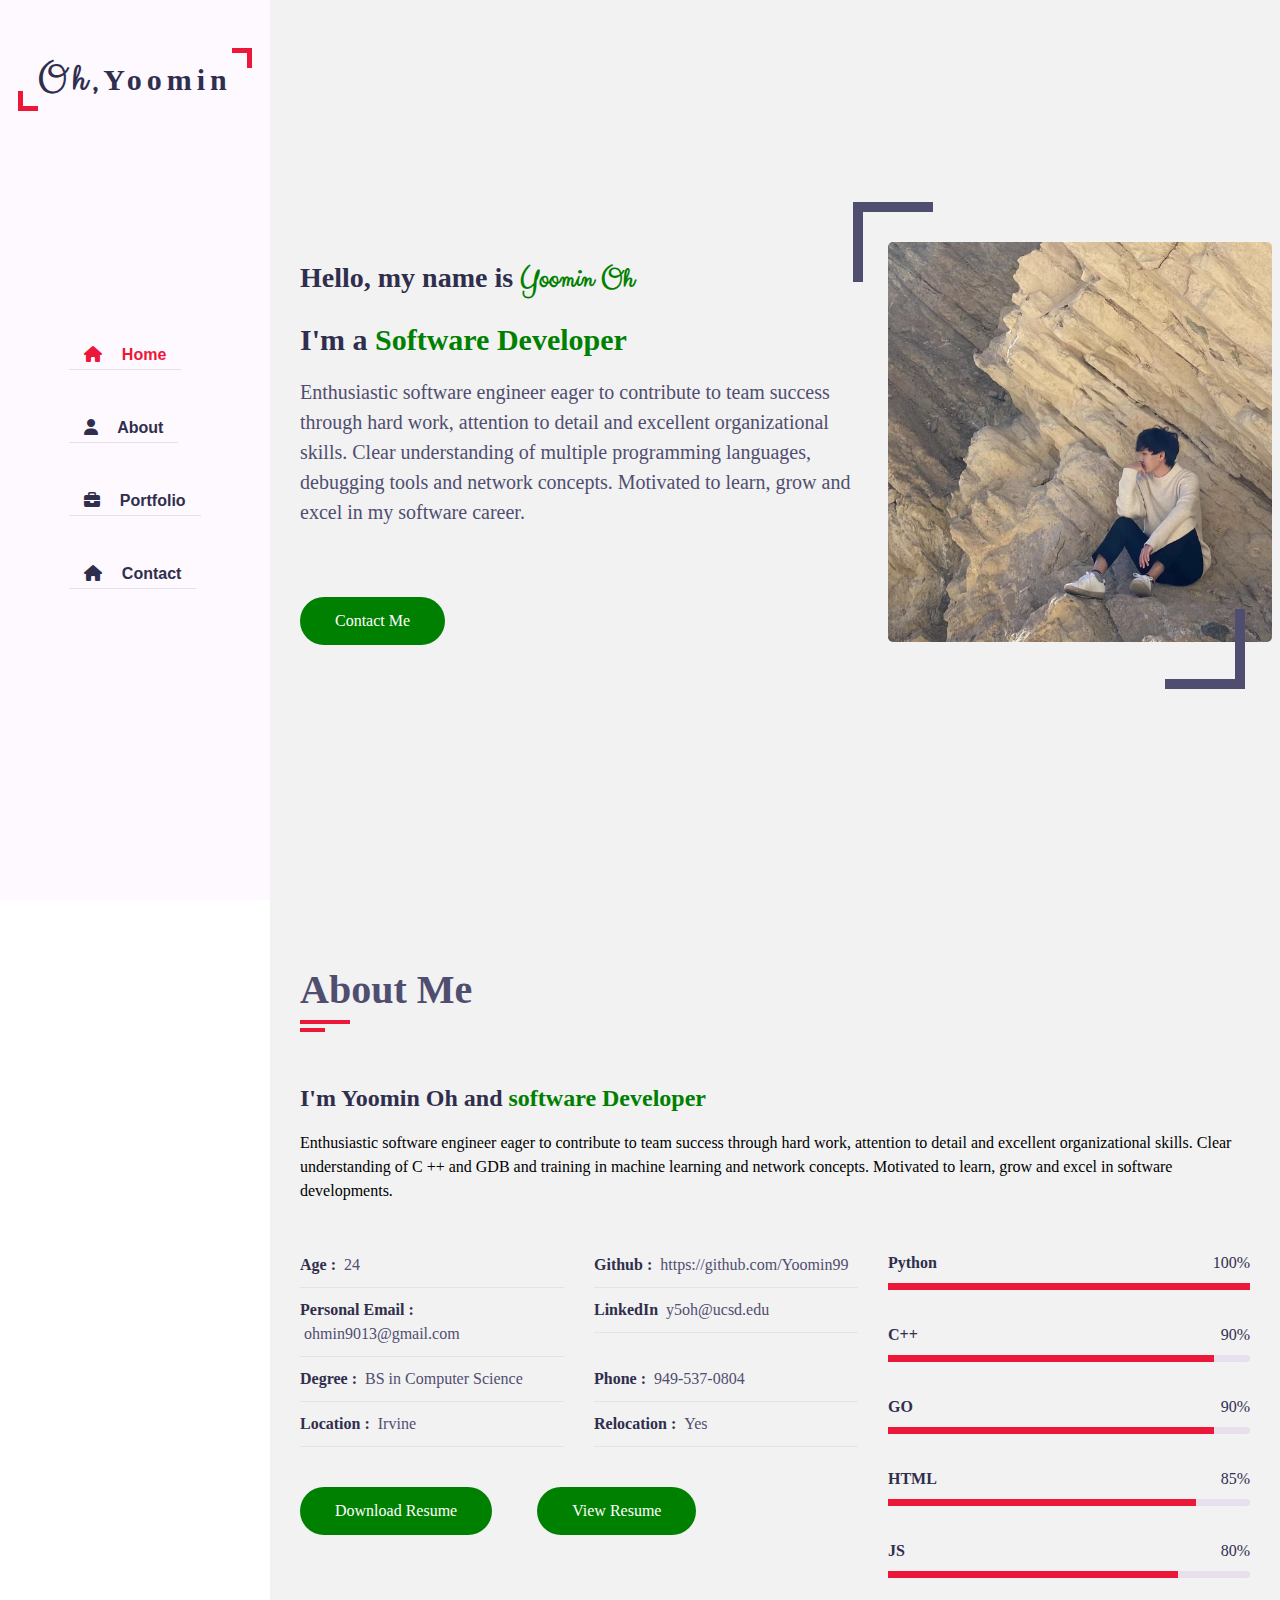
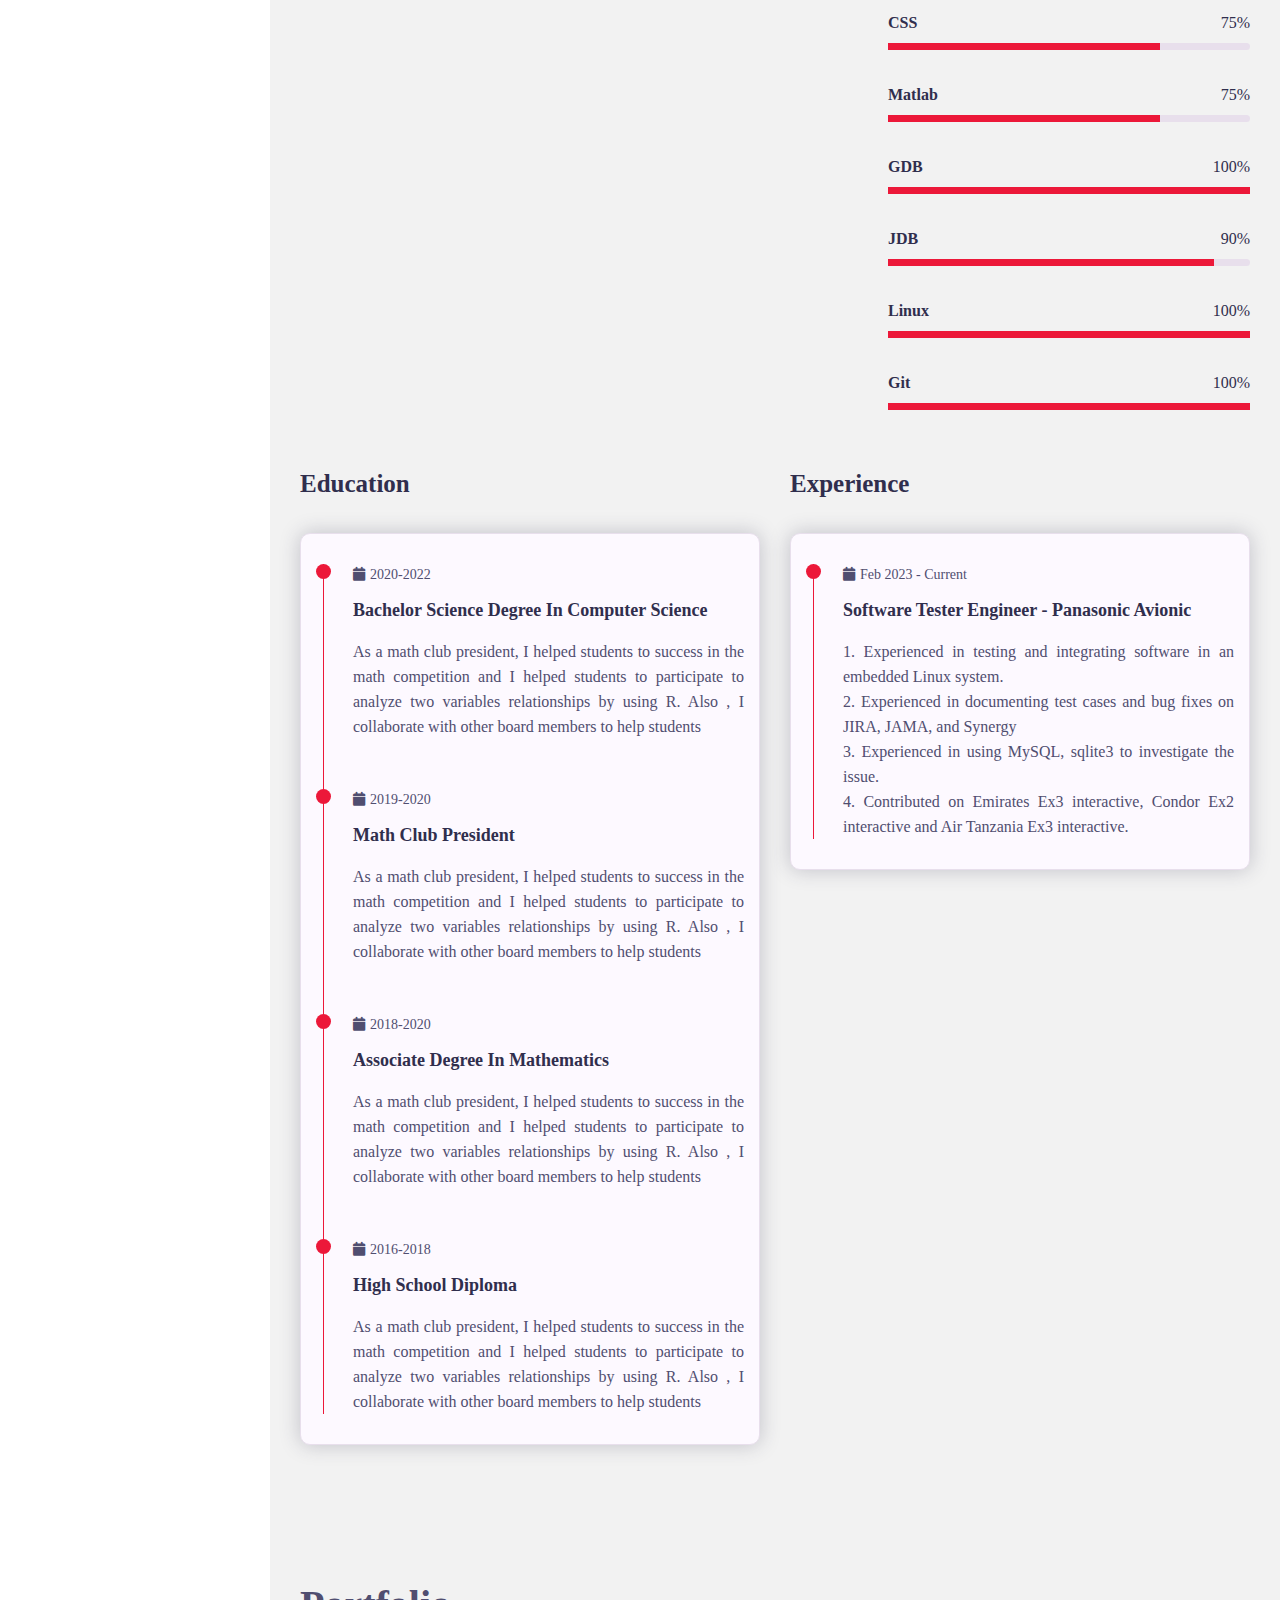
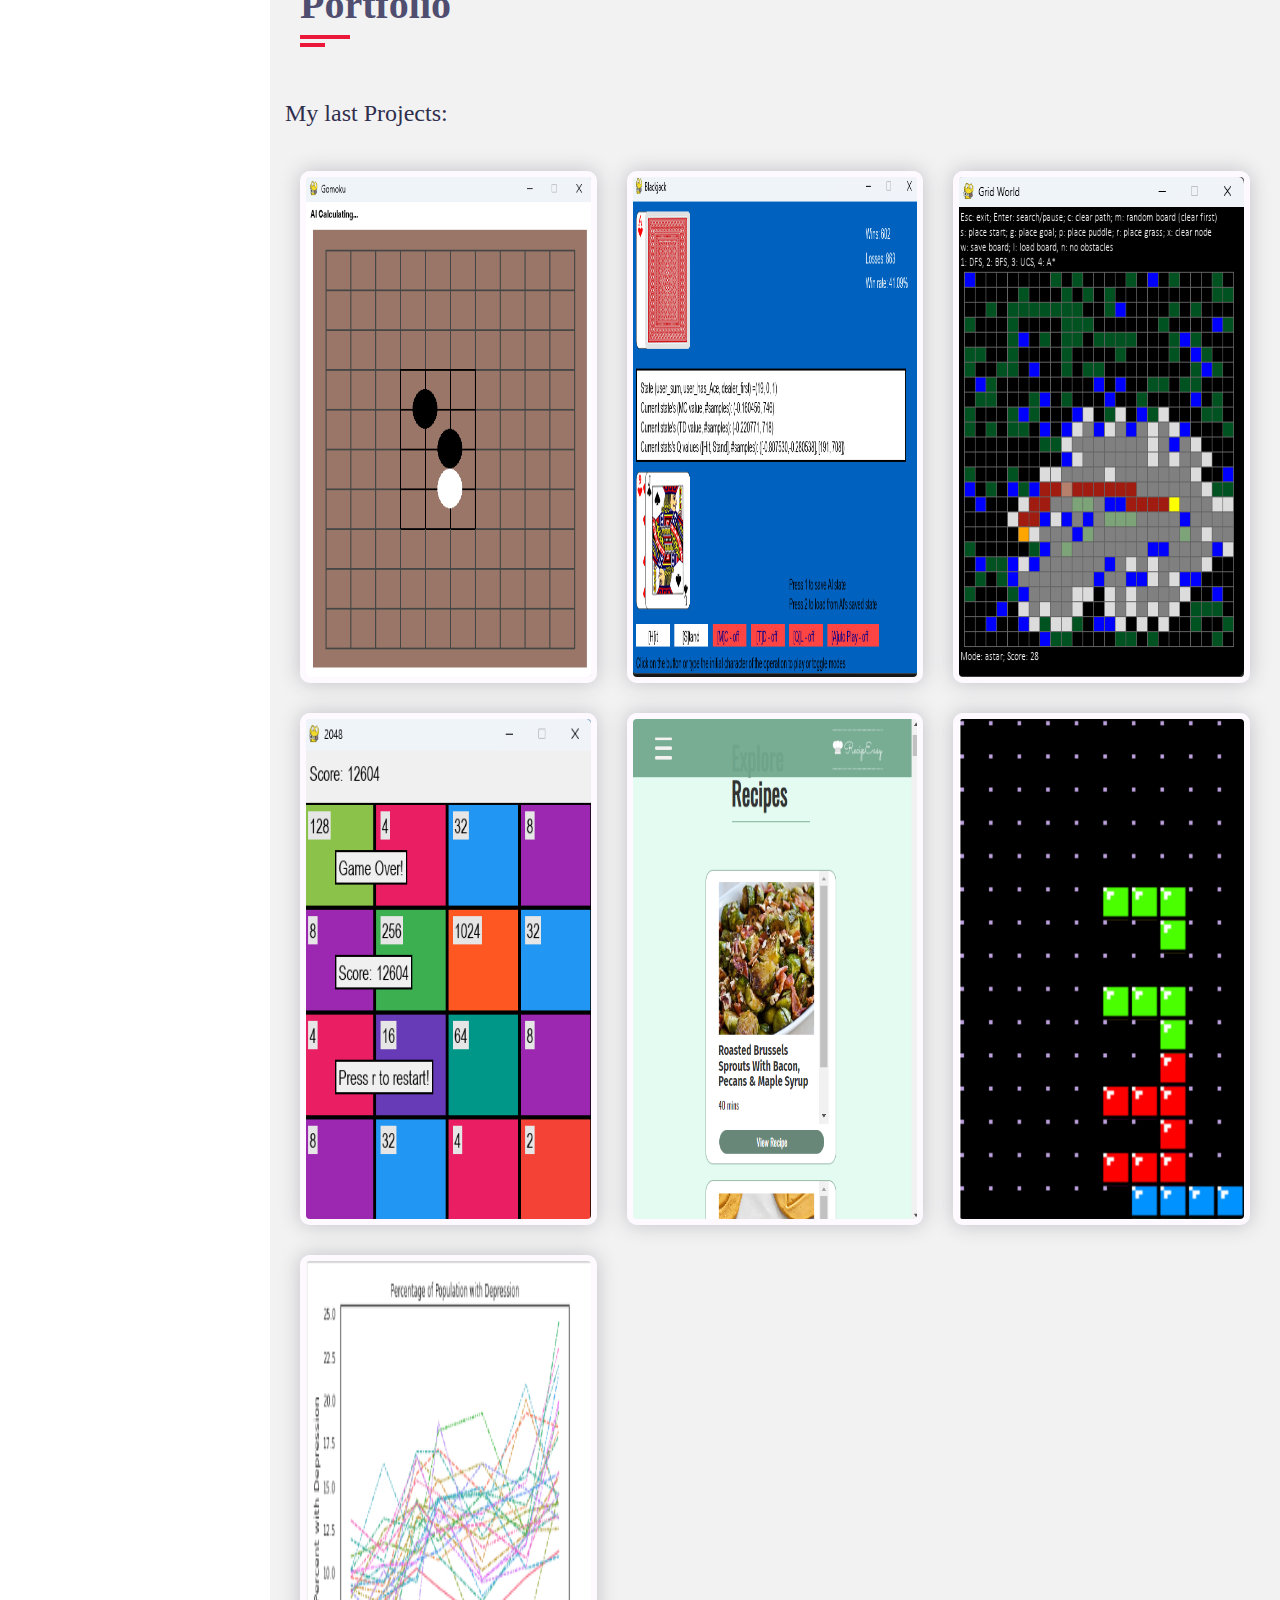
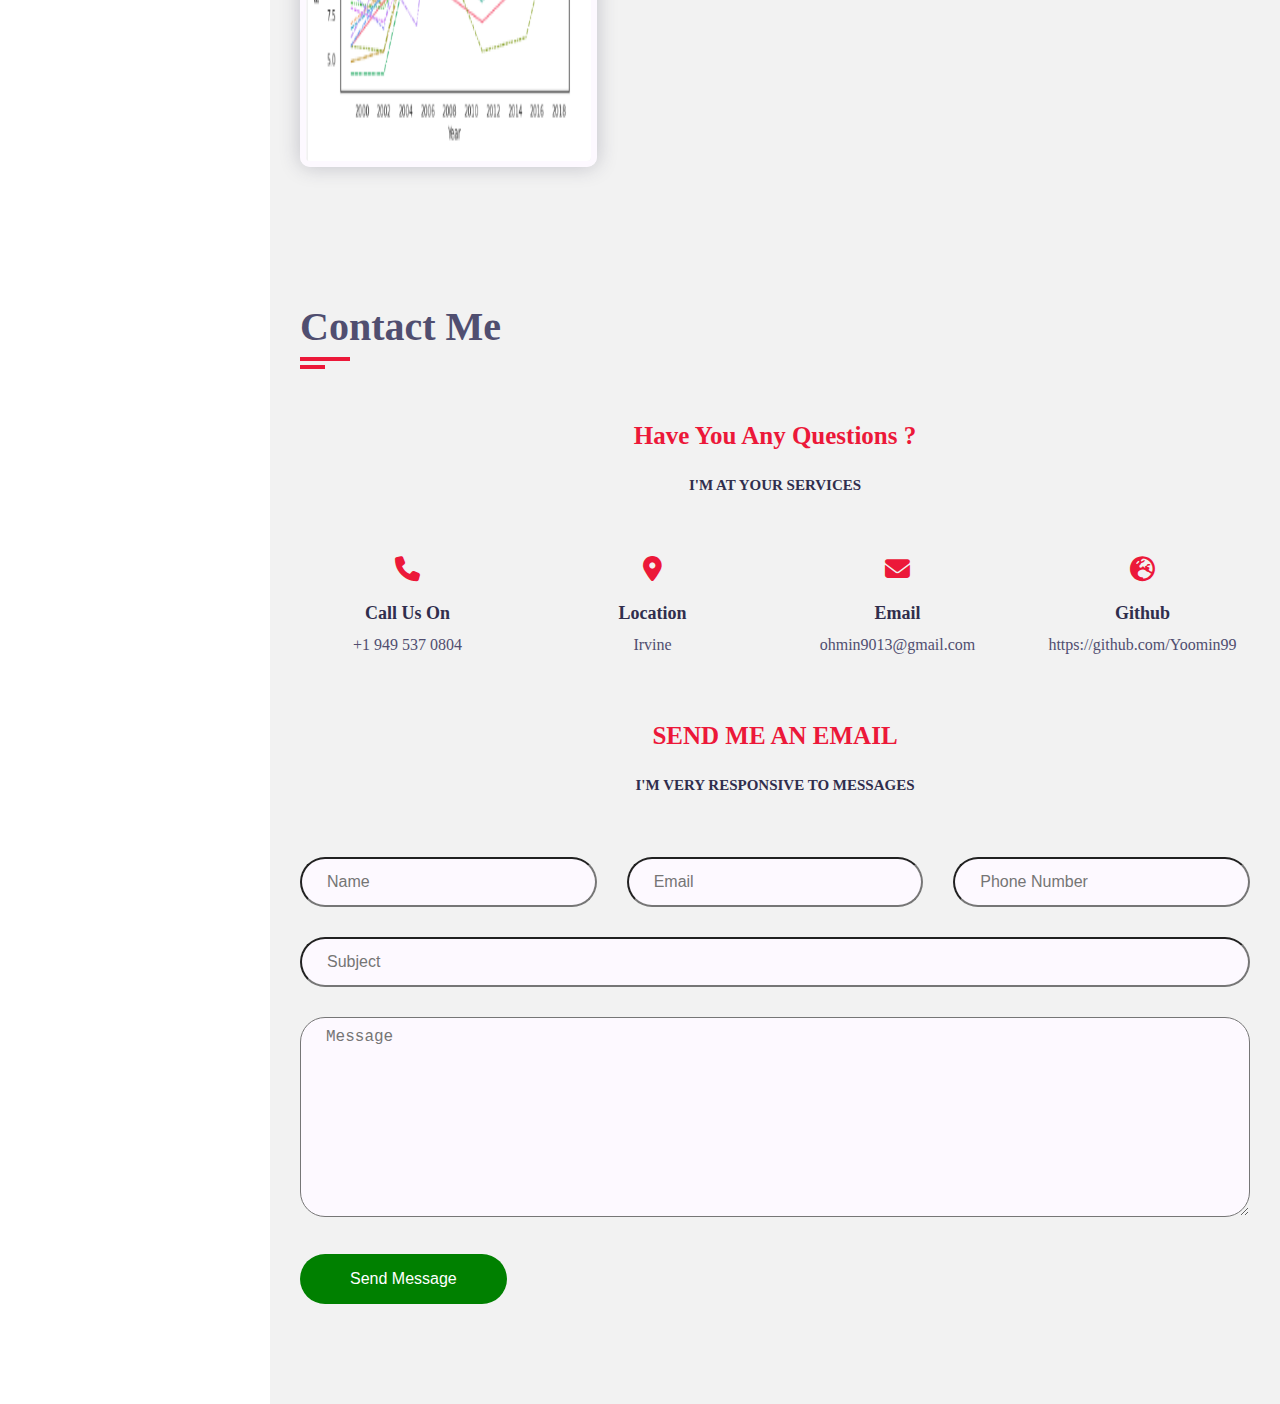
<file: index.html>
<!DOCTYPE html>
<html>

  <script src="src/code/JavaScript/main.js"> </script>
  <script src="src/code/JavaScript/contact.js"> </script>

  <head>
    
    <meta charset="UTF-8">
    <meta name="description" content="Yoomin Website">
    <meta name="keywords" content="Yoomin Website">
    <meta name="author" content="Yoomin Oh">
    <meta name="viewport" content="width=device-width, initial-scale=1.0">
    <title>Profile</title>
    <link rel="preconnect" href="https://fonts.googleapis.com">
    <link rel="preconnect" href="https://fonts.gstatic.com" crossorigin>
    <link href="https://fonts.googleapis.com/css2?family=Mouse+Memoirs&family=Uchen&display=swap" rel="stylesheet">

    <link rel = "stylesheet" type = "text/css" href = "src/code/CSS/main.css">
    <link rel = "stylesheet" type = "text/css" href = "src/code/CSS/color-1.css">
    <link rel = "stylesheet" href = "https://cdnjs.cloudflare.com/ajax/libs/font-awesome/6.2.0/css/all.min.css">

  </head>
  <body>
    <!-- === Main Container Start ==== -->
    <div class="main-container">

    <!-- === Aside Start ==== -->
    <div class="aside">
      <div class="logo">
        <a href="#"><span>Oh,</span>Yoomin</a>
      </div>

      <ul class="nav">
        <li> <button class="btn"><a href="#" class="active" id="home"> <i class="fa fa-home"></i> Home</a></li></button>
        <li> <button class="btn"><a href="#"  class="inactive" id="about"> <i class="fa fa-user"></i> About</a></li></button>
        <li> <button class="btn"><a href="#" class="inactive" id="portfolio"> <i class="fa fa-briefcase"></i> Portfolio</a></li></button>
        <li> <button class="btn"><a href="#" class="inactive" id="contact"> <i class="fa fa-home"></i> Contact</a></li></button>
      </ul>
    </div>
    <!-- === Aside End ==== -->
    <!-- === Main Content Start ==== -->
    <div class ="main-content">
      <!-- === Home Section Start ==== -->
      <section class="home section">
        <div class="container">
          <div class="row">
            <div class="home-info padd-15">
              <h3 class="hello">Hello, my name is <span class="name">Yoomin Oh</span></h3>
              <h3 class="my-profession">I'm a <span class="typing">Software Developer</span></h3>
              <p>Enthusiastic software engineer eager to contribute to team success through hard work, 
                attention to detail and excellent organizational skills. Clear understanding of multiple programming languages,
                 debugging tools and network concepts. Motivated to learn, grow and excel in my software career.  </p>
                
                <a href="#contact" class="btn hire me">Contact Me</a>
            </div>
            <div class="home-img padd-15">
              <img src="src/mypicture.jpg">
            </div>
          </div>
        </div>
      </section>
      <!-- === Home Section End ==== -->

      <!-- === About Section start ==== -->
      <section class="about section">
        <div class="container">
          <div class="row">
            <div class="section-title padd-15">
              <h2>About Me</h2>
            </div>
          </div>
          <div class="row">
            <div class="about-content padd-15">
              <div class="row">
                <div class="about-text padd-15">
                  <h3>I'm Yoomin Oh and <span>software Developer</span></h3>
                  <p>Enthusiastic software engineer eager to contribute to team success 
                    through hard work, attention to detail and excellent organizational skills. 
                    Clear understanding of C ++ and GDB and training in machine learning 
                    and network concepts. Motivated to learn, grow and excel in software 
                    developments. </p>
                </div>
              </div>
              <div class="row">
                <div class="personal-info padd-15">
                  <div class="row">
                    <div class="info-item padd-15">
                      <p>Age : <span>24</span></p>
                    </div>
                    <div class="info-item padd-15">
                      <p>Github : <span>https://github.com/Yoomin99</span></p>
                    </div>
                    <div class="info-item padd-15">
                      <p>Personal Email : <span>ohmin9013@gmail.com</span></p>
                    </div>
                    <div class="info-item padd-15">
                      <p>LinkedIn <span>y5oh@ucsd.edu</span></p>
                    </div>
                    <div class="info-item padd-15">
                      <p>Degree : <span>BS in Computer Science</span></p>
                    </div>
                    <div class="info-item padd-15">
                      <p>Phone : <span>949-537-0804</span></p>
                    </div>
      
                    <div class="info-item padd-15">
                      <p>Location : <span>Irvine</span></p>
                    </div>
                    <div class="info-item padd-15">
                      <p>Relocation : <span>Yes</span></p>
                    </div>
                    
                  </div>
                  <div class="row">
                    <div class="buttons padd-15">
                      <a href="src/Resume_YoominOh.pdf" download class="btn" >Download Resume</a>
                    </div>

                    <div class="buttons padd-15">
                      <a href="src/Resume_YoominOh.pdf" class="btn" >View Resume</a>
                    </div>


                  </div>
                </div>
                <div class="skills padd-15">
                  <div class="row">
                    <div class="skill-item padd-15">
                      <h5>Python</h5>
                      <div class="progress">
                        <div class="progress-in" style="width: 100%;"></div>
                        <div class="skill-percent">100%</div>
                      </div>
                    </div>
                    <div class="skill-item padd-15">
                      <h5>C++</h5>
                      <div class="progress">
                        <div class="progress-in" style="width: 90%;"></div>
                        <div class="skill-percent">90%</div>
                      </div>
                    </div>
                    <div class="skill-item padd-15">
                      <h5>GO</h5>
                      <div class="progress">
                        <div class="progress-in" style="width: 90%;"></div>
                        <div class="skill-percent">90%</div>
                      </div>
                    </div>
                    <div class="skill-item padd-15">
                      <h5>HTML</h5>
                      <div class="progress">
                        <div class="progress-in" style="width: 85%;"></div>
                        <div class="skill-percent">85%</div>
                      </div>
                    </div>
                    <div class="skill-item padd-15">
                      <h5>JS</h5>
                      <div class="progress">
                        <div class="progress-in" style="width: 80%;"></div>
                        <div class="skill-percent">80%</div>
                      </div>
                    </div>
                    <div class="skill-item padd-15">
                      <h5>CSS</h5>
                      <div class="progress">
                        <div class="progress-in" style="width: 75%;"></div>
                        <div class="skill-percent">75%</div>
                      </div>
                    </div>
                    <div class="skill-item padd-15">
                      <h5>Matlab</h5>
                      <div class="progress">
                        <div class="progress-in" style="width: 75%;"></div>
                        <div class="skill-percent">75%</div>
                      </div>
                    </div>
                    
                    <div class="skill-item padd-15">
                      <h5>GDB</h5>
                      <div class="progress">
                        <div class="progress-in" style="width: 100%;"></div>
                        <div class="skill-percent">100%</div>
                      </div>
                    </div>
                    <div class="skill-item padd-15">
                      <h5>JDB</h5>
                      <div class="progress">
                        <div class="progress-in" style="width: 90%;"></div>
                        <div class="skill-percent">90%</div>
                      </div>
                    </div>
                    <div class="skill-item padd-15">
                      <h5>Linux</h5>
                      <div class="progress">
                        <div class="progress-in" style="width: 100%;"></div>
                        <div class="skill-percent">100%</div>
                      </div>
                    </div>
                    <div class="skill-item padd-15">
                      <h5>Git</h5>
                      <div class="progress">
                        <div class="progress-in" style="width: 100%;"></div>
                        <div class="skill-percent">100%</div>
                      </div>
                    </div>
                  </div>
                </div>
              </div>


              <div class="row">
                <div class="education padd-15">
                  <h3 class="title">Education</h3>
                  <div class="row">
                    <div class="timeline-box padd-15">
                      <div class="timeline shadow-dark">
                        <!-- === Timeline item === -->
                        <div class="timeline-item">
                          <div class="circle-dot"></div>
                          <h3 class="timeline-date">
                            <i class="fa fa-calendar"></i>2020-2022
                          </h3>
                          <h4 class="timeline-title">Bachelor Science Degree In Computer Science </h4>
                          <p class="timeline-text">As a math club president, I helped students to success in the math competition and I helped students to participate to analyze two variables relationships by using R. Also , I collaborate with other board members to help students</p>
                        </div> 

                        <div class="timeline-item">
                          <div class="circle-dot"></div>
                          <h3 class="timeline-date">
                            <i class="fa fa-calendar"></i>2019-2020
                          </h3>
                          <h4 class="timeline-title">Math Club President</h4>
                          <p class="timeline-text">As a math club president, I helped students to success in the math competition and I helped students to participate to analyze two variables relationships by using R. Also , I collaborate with other board members to help students</p>
                        </div>

                        <div class="timeline-item">
                          <div class="circle-dot"></div>
                          <h3 class="timeline-date">
                            <i class="fa fa-calendar"></i>2018-2020
                          </h3>
                          <h4 class="timeline-title">Associate Degree In Mathematics</h4>
                          <p class="timeline-text">As a math club president, I helped students to success in the math competition and I helped students to participate to analyze two variables relationships by using R. Also , I collaborate with other board members to help students</p>
                        </div> 


                        <div class="timeline-item">
                          <div class="circle-dot"></div>
                          <h3 class="timeline-date">
                            <i class="fa fa-calendar"></i>2016-2018
                          </h3>
                          <h4 class="timeline-title">High School Diploma</h4>
                          <p class="timeline-text">As a math club president, I helped students to success in the math competition and I helped students to participate to analyze two variables relationships by using R. Also , I collaborate with other board members to help students</p>
                        </div> 
                        <!-- === Timeline item === -->
                      </div>
                      
                    </div>
                  </div>
                </div>
                <div class="experience padd-15">
                  <h3 class="title">Experience</h3>
                  <div class="row">
                    <div class="timeline-box padd-15">
                      <div class="timeline shadow-dark">
                        <!-- === Timeline item === -->
                        <div class="timeline-item">
                          <div class="circle-dot"></div>
                          <h3 class="timeline-date">
                            <i class="fa fa-calendar"></i>Feb 2023 - Current
                          </h3>
                          <h4 class="timeline-title">Software Tester Engineer - Panasonic Avionic </h4>
                          <p class="timeline-text"> 
                            1. Experienced in testing and integrating software in an embedded Linux system.
                          </p>
                          <p class="timeline-text"> 
                            2. Experienced in documenting test cases and bug fixes on JIRA, JAMA, and Synergy
                          </p>
                          <p class="timeline-text">
                            3. Experienced in using MySQL, sqlite3 to investigate the issue. 
                          </p>
                          <p class="timeline-text"> 
                            4. Contributed on Emirates Ex3 interactive, Condor Ex2 interactive and Air Tanzania Ex3 interactive.
                          </p>


                        </div>  
                        
                      </div>
                    </div>
                  </div>
                </div>
              </div>
            </div>
          </div>
        </div>
    </section>
    <!-- === About Section end ==== -->



    
    </section>
    <!-- === Portfolio Section Start ==== -->
    <section class="portfolio section">
      <div class="container">
        <div class="row">
          <div class="section-title padd-15">
            <h2>Portfolio</h2>
          </div>
        </div>
  
        <div class="row">
          <div class="portfolio-heading">
            <h2>My last Projects: </h2>
          </div>
        </div>
  
        <div class="row">
          <!-- portfolio item start-->
          <div class="portfolio-item padd-15">
            <div class="portfolio-item-inner shadow-dark">
              <div class="portfolio-img">
                <a href="https://github.com/Yoomin99/machine_learning/tree/main/Gomoku"><img src="src/images/GomoKu.png" alt="Gomoku" ></a>
              </div>
            </div>
          </div>
          <!-- portfolio item end-->
          <!-- portfolio item start-->
          <div class="portfolio-item padd-15">
            <div class="portfolio-item-inner shadow-dark">
              <div class="portfolio-img">
                <a href="https://github.com/Yoomin99/machine_learning/tree/main/BlackJack"><img src="src/images/BlackJack.png" alt="BlackJack"></a>
              </div>
            </div>
          </div>
          
          <!-- portfolio item end-->
          <!-- portfolio item start-->
          <div class="portfolio-item padd-15">
            <div class="portfolio-item-inner shadow-dark">
              <div class="portfolio-img">
                <a href="https://github.com/Yoomin99/machine_learning/tree/main/Find_the_path"><img src="src/images/Find_the_path.png" alt="Find_the_path"></a>
              </div>
            </div>
          </div>
          <!-- portfolio item end-->
          <!-- portfolio item start-->
          <div class="portfolio-item padd-15">
            <div class="portfolio-item-inner shadow-dark">
              <div class="portfolio-img">
                <a href="https://github.com/Yoomin99/machine_learning/tree/main/2048"><img src="src/images/2048.png" alt="2048"></a>
              </div>
            </div>
          </div>

          <div class="portfolio-item padd-15">
            <div class="portfolio-item-inner shadow-dark">
              <div class="portfolio-img">
                <a href="https://cse110-fa21-group25.firebaseapp.com/home-page.html"><img src="src/images/Recipe.png" alt="Recipe-website"></a>
              </div>
            </div>
          </div>
          <div class="portfolio-item padd-15">
            <div class="portfolio-item-inner shadow-dark">
              <div class="portfolio-img">
                <a href="https://cse110-fa21-group25.firebaseapp.com/home-page.html"><img src="src/images/Terris.png" alt="Terris"></a>
              </div>
            </div>
          </div>
          <div class="portfolio-item padd-15">
            <div class="portfolio-item-inner shadow-dark">
              <div class="portfolio-img">
                <a href="src/DataProject.html"><img src="src/images/Data_analysis.png" alt="Data"></a>
              </div>
            </div>
          </div>
          <!-- portfolio item end-->
        </div>

      </div>
      
    
    
    </section>

    <!-- === Portfolio Section End ==== -->
    <!-- === Contact Section start ==== -->
    <section class="contact section">
      <div class="container">
        <div class="row">
          <div class="section-title padd-15">
            <h2>Contact Me</h2>
          </div>
        </div>
        <h3 class="contact-title padd-15">Have You Any Questions ?</h3>
        <h4 class="contact-sub-title padd-15">I'M AT YOUR SERVICES</h4>

        <div class="row">
          <!-- Contact info item start-->
          <div class="contact-info-item padd-15">
            <div class="icon"><i class="fa fa-phone"></i></div>
            <h4>Call Us On</h4>
            <p>+1 949 537 0804</p>
          </div>
          <!-- Contact info item end-->
             <!-- Contact info item start-->
             <div class="contact-info-item padd-15">
              <div class="icon"><i class="fa fa-map-marker-alt"></i></div>
              <h4>Location</h4>
              <p>Irvine</p>
            </div>
            <!-- Contact info item end-->
               <!-- Contact info item start-->
          <div class="contact-info-item padd-15">
            <div class="icon"><i class="fa fa-envelope"></i></div>
            <h4>Email</h4>
            <p>ohmin9013@gmail.com</p>
          </div>
          <!-- Contact info item end-->
             <!-- Contact info item start-->
             <div class="contact-info-item padd-15">
              <div class="icon"><i class="fa fa-globe-europe"></i></div>
              <h4>Github</h4>
              <a href="https://github.com/Yoomin99"><p>https://github.com/Yoomin99</p></a>
            </div>
            <!-- Contact info item end-->
        </div>
        <h3 class="contact-title padd-15">SEND ME AN EMAIL</h3>
        <h4 class="contact-sub-title">I'M VERY RESPONSIVE TO MESSAGES</h4>
        <!-- Contact FORM-->

      <form action="https://api.web3forms.com/submit" method="POST" id="form">
        <input type="hidden" name="access_key" value="2d91d43f-a800-49d2-9fa9-59dbd0c96f46">
        <div class="row">
          <div class="contact-form padd-15">
            <div class="row">
              <div class="form-item col-6 padd-15">
                <div class="form-group">
                  <input type="text" class="form-control" placeholder="Name">
                </div>
              </div>
              <div class="form-item col-6 padd-15">
                <div class="form-group">
                  <input type="email" class="form-control" placeholder="Email">
                </div>
              </div>
              <div class="form-item col-6 padd-15">
                <div class="form-group">
                  <input type="Phone" class="form-control" placeholder="Phone Number">
                </div>
              </div>
            </div>
          <div class="row">
            <div class="form-item col-12 padd-15">
              <div class="form-group">
                <input type="text" class="form-control" placeholder="Subject">
              </div>
            </div>
          </div>
           
          <div class="row">
            <div class="form-item col-12 padd-15">
              <div class="form-group">
                <textarea name="" class="form-control" id="" placeholder="Message" required></textarea>
              </div>
            </div>
          </div>
          <div class="row">
            <div class="form-item col-12 padd-15">
              <div class="form-group">
                <button type="submit" class="btn">Send Message</button>
                <p class="text-base text-center text-gray-400" id="result"></p>
                <span>Sending your message...</span>
              </div>
            </div>
          </div>

          </div>
        </div>
      </form>
      </div>
    </section>
   

    <!-- === Contact Section End ==== -->


  </div>
    
  </div>

    

</body>

  </html>
</file>
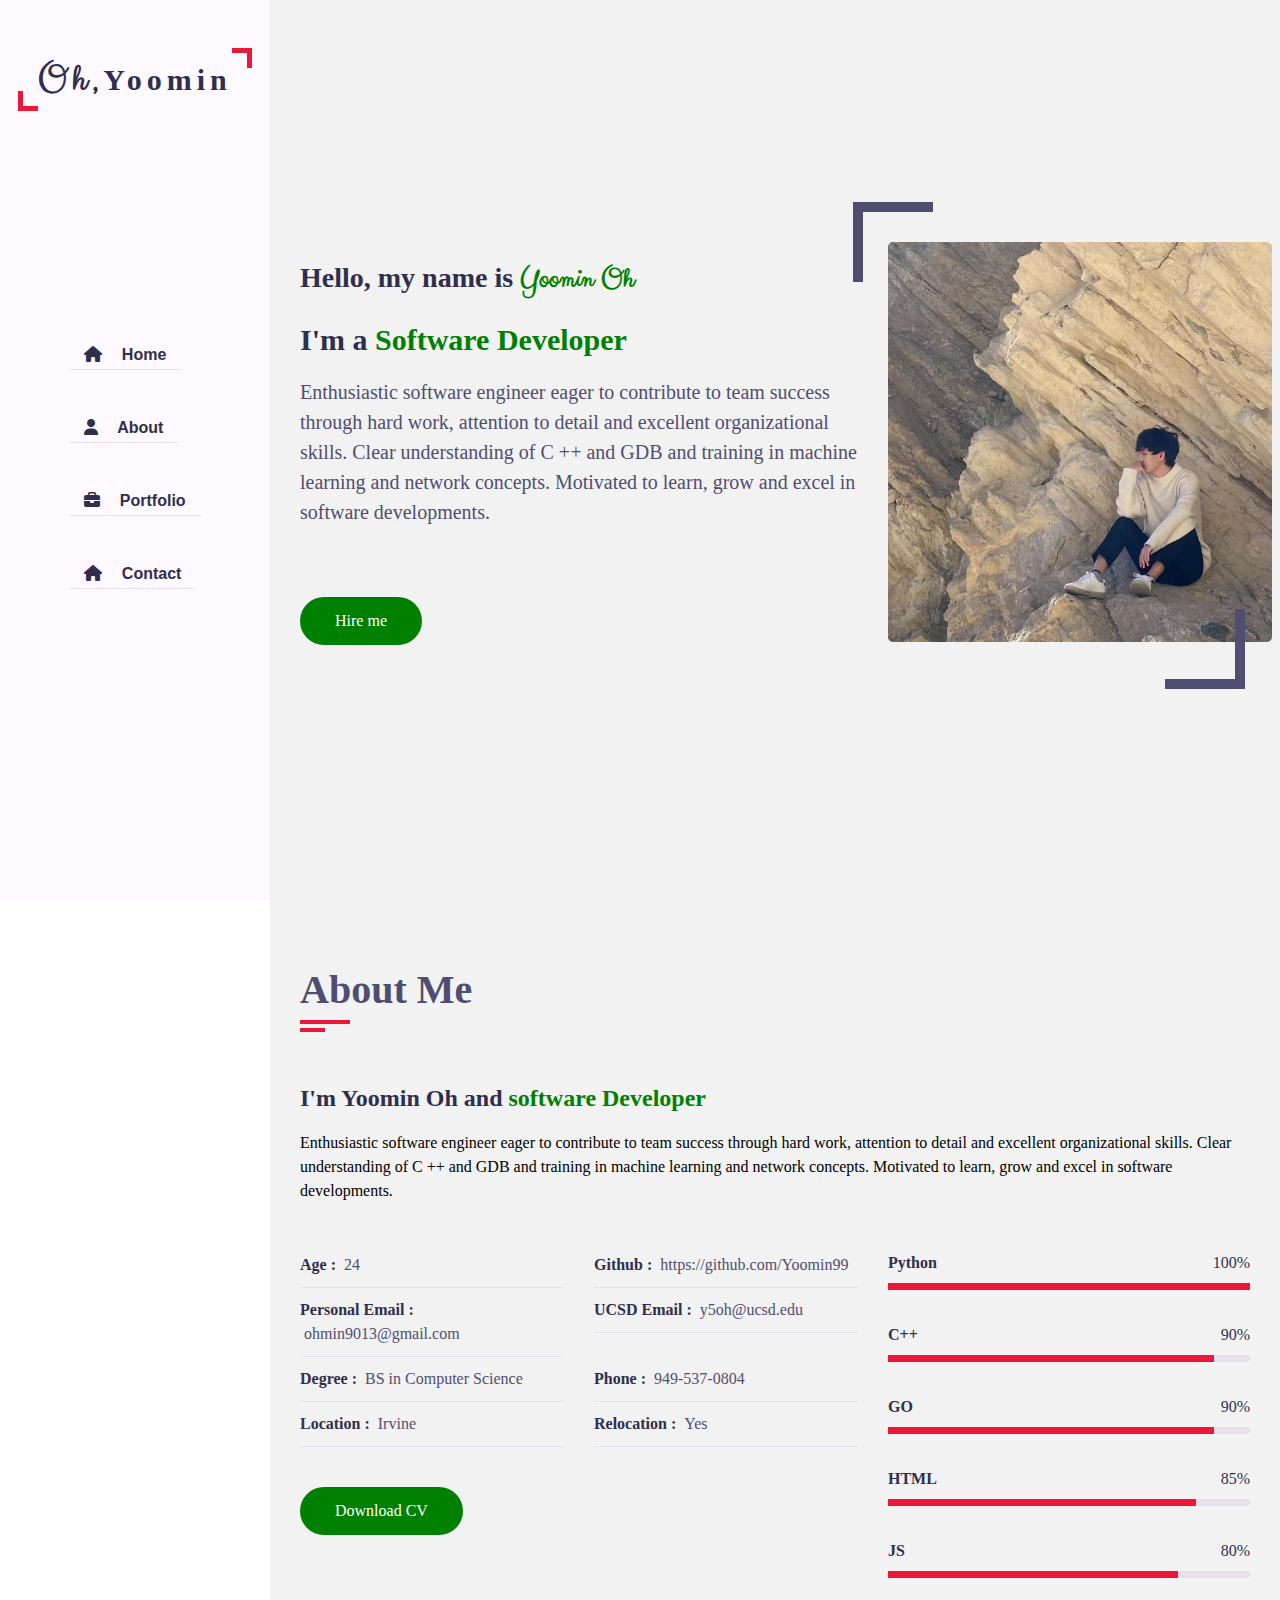
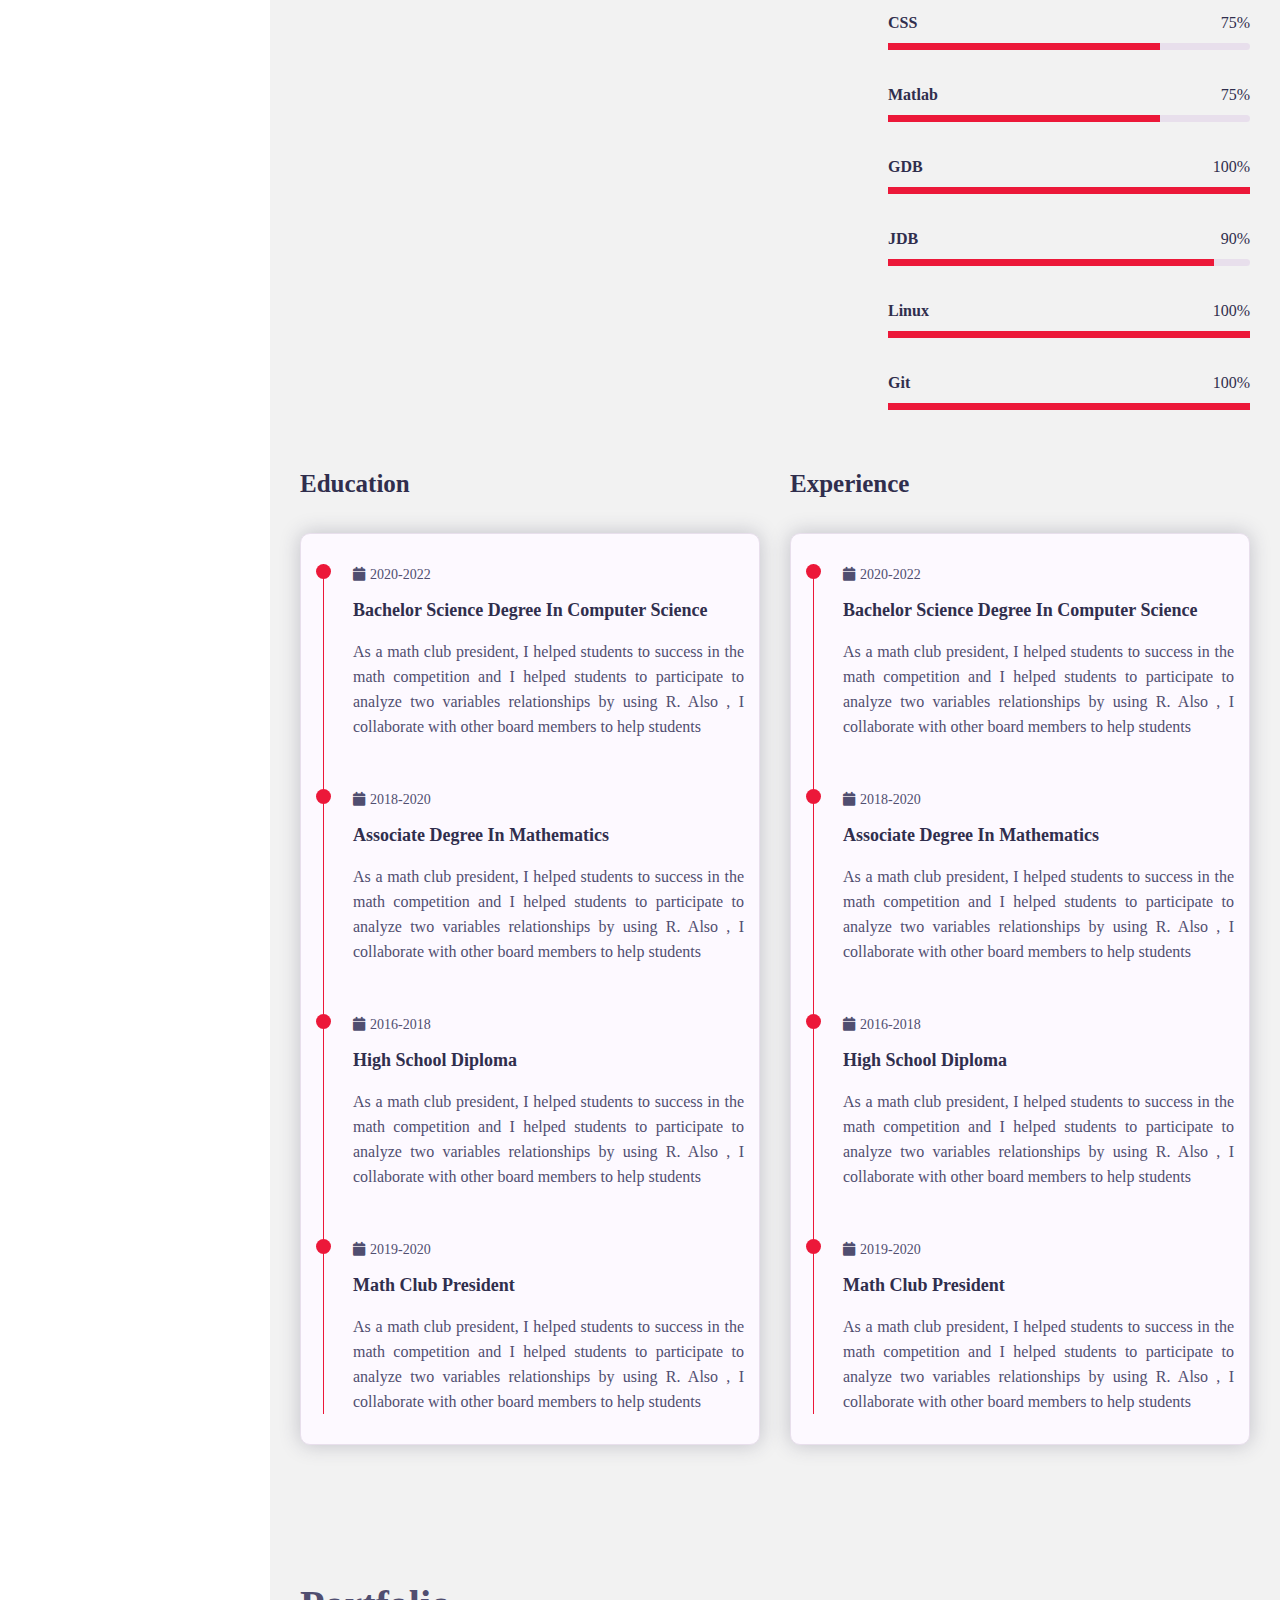
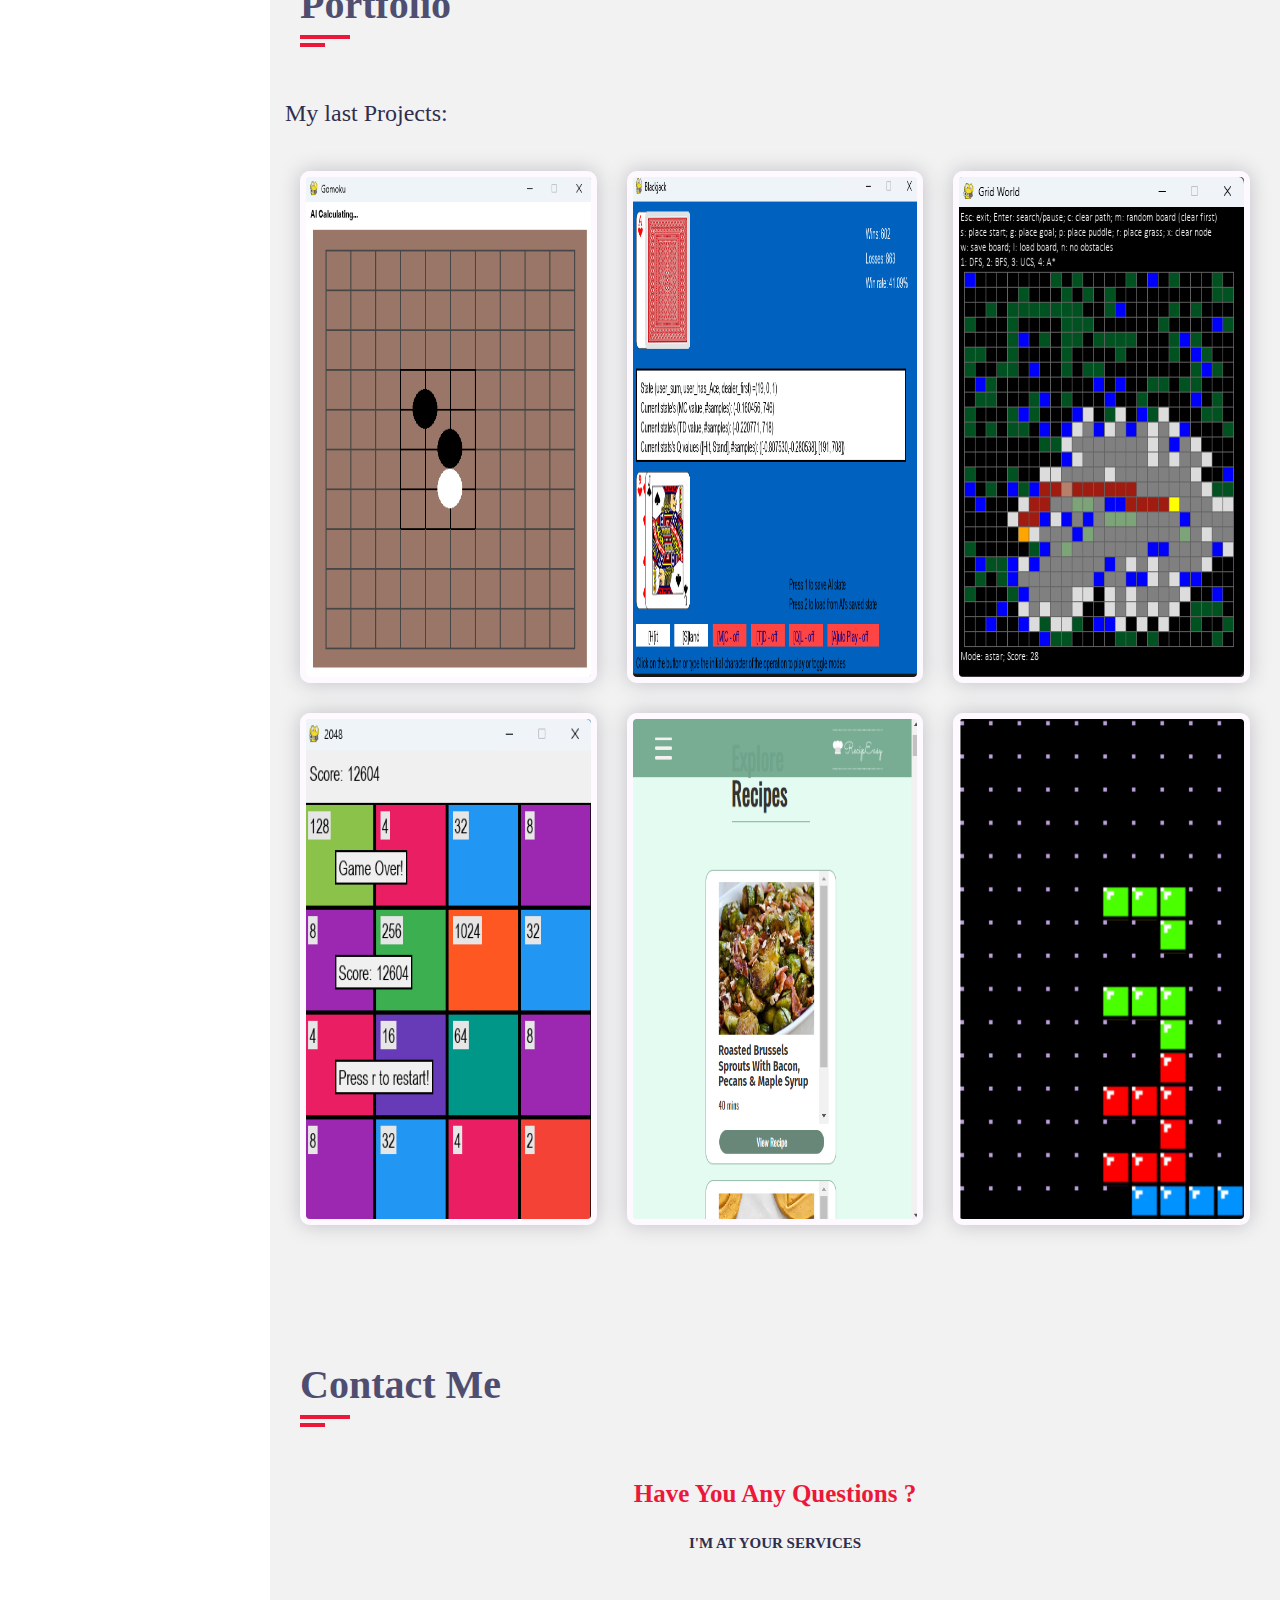
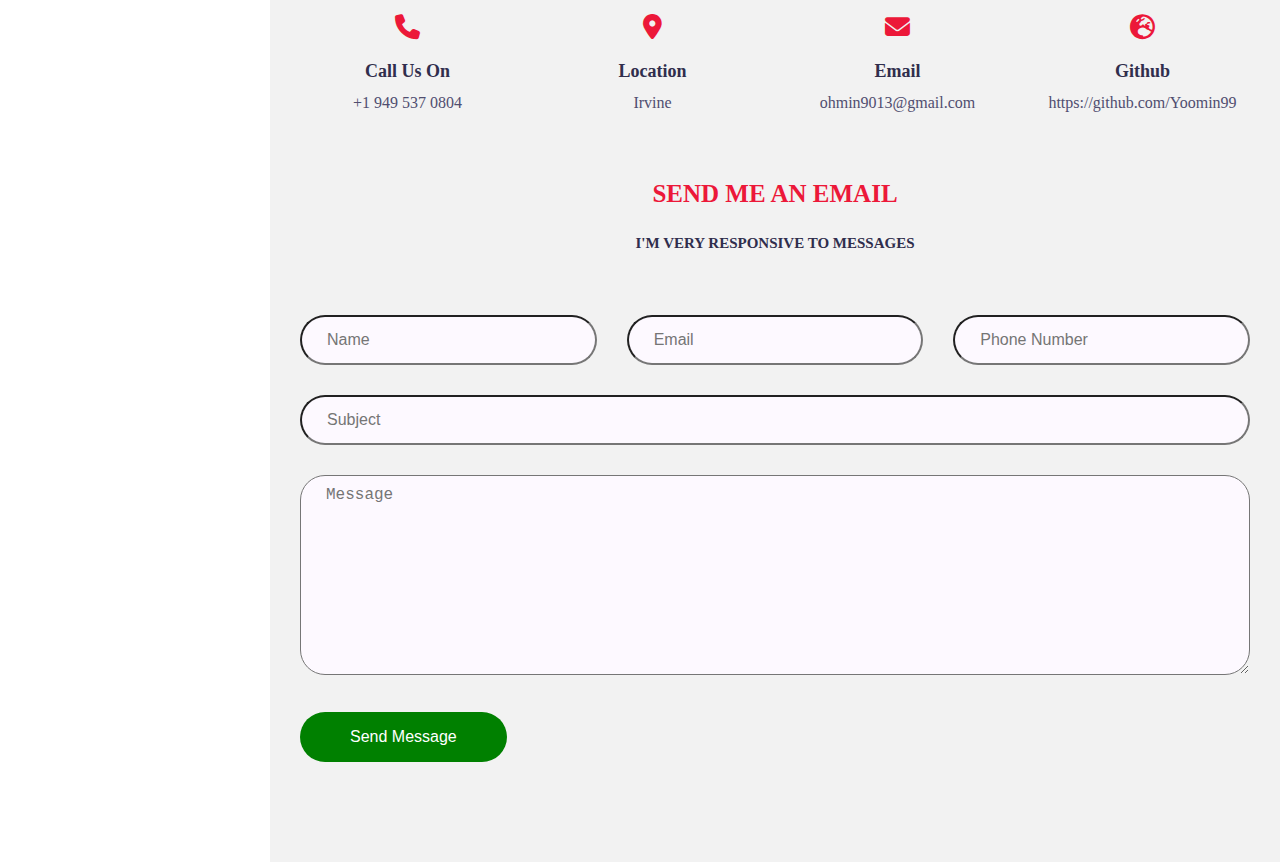
<file: main.html>
<!DOCTYPE html>
<html>

  <script src="src/code/JavaScript/main.js"> </script>
  <script src="src/code/JavaScript/contact.js"> </script>

  <head>
    
    <meta charset="UTF-8">
    <meta name="description" content="Yoomin Website">
    <meta name="keywords" content="Yoomin Website">
    <meta name="author" content="Yoomin Oh">
    <meta name="viewport" content="width=device-width, initial-scale=1.0">
    <title>Profile</title>
    <link rel="preconnect" href="https://fonts.googleapis.com">
    <link rel="preconnect" href="https://fonts.gstatic.com" crossorigin>
    <link href="https://fonts.googleapis.com/css2?family=Mouse+Memoirs&family=Uchen&display=swap" rel="stylesheet">

    <link rel = "stylesheet" type = "text/css" href = "src/code/CSS/main.css">
    <link rel = "stylesheet" type = "text/css" href = "src/code/CSS/color-1.css">
    <link rel = "stylesheet" href = "https://cdnjs.cloudflare.com/ajax/libs/font-awesome/6.2.0/css/all.min.css">

  </head>
  <body>
    <!-- === Main Container Start ==== -->
    <div class="main-container">

    <!-- === Aside Start ==== -->
    <div class="aside">
      <div class="logo">
        <a href="#"><span>Oh,</span>Yoomin</a>
      </div>

      <ul class="nav">
        <li> <button class="btn"><a href="#" class="inactive" id="home"> <i class="fa fa-home"></i> Home</a></li></button>
        <li> <button class="btn"><a href="#"  class="inactive" id="about"> <i class="fa fa-user"></i> About</a></li></button>
        <li> <button class="btn"><a href="#" class="inactive" id="portfolio"> <i class="fa fa-briefcase"></i> Portfolio</a></li></button>
        <li> <button class="btn"><a href="#" class="inactive" id="contact"> <i class="fa fa-home"></i> Contact</a></li></button>
      </ul>
    </div>
    <!-- === Aside End ==== -->
    <!-- === Main Content Start ==== -->
    <div class ="main-content">
      <!-- === Home Section Start ==== -->
      <section class="home section">
        <div class="container">
          <div class="row">
            <div class="home-info padd-15">
              <h3 class="hello">Hello, my name is <span class="name">Yoomin Oh</span></h3>
              <h3 class="my-profession">I'm a <span class="typing">Software Developer</span></h3>
              <p>Enthusiastic software engineer eager to contribute to team success 
                through hard work, attention to detail and excellent organizational skills. 
                Clear understanding of C ++ and GDB and training in machine learning 
                and network concepts. Motivated to learn, grow and excel in software 
                developments. </p>
                
                <a href="#contact" class="btn hire me">Hire me</a>
            </div>
            <div class="home-img padd-15">
              <img src="src/mypicture.jpg">
            </div>
          </div>
        </div>
      </section>
      <!-- === Home Section End ==== -->

      <!-- === About Section start ==== -->
      <section class="about section">
        <div class="container">
          <div class="row">
            <div class="section-title padd-15">
              <h2>About Me</h2>
            </div>
          </div>
          <div class="row">
            <div class="about-content padd-15">
              <div class="row">
                <div class="about-text padd-15">
                  <h3>I'm Yoomin Oh and <span>software Developer</span></h3>
                  <p>Enthusiastic software engineer eager to contribute to team success 
                    through hard work, attention to detail and excellent organizational skills. 
                    Clear understanding of C ++ and GDB and training in machine learning 
                    and network concepts. Motivated to learn, grow and excel in software 
                    developments. </p>
                </div>
              </div>
              <div class="row">
                <div class="personal-info padd-15">
                  <div class="row">
                    <div class="info-item padd-15">
                      <p>Age : <span>24</span></p>
                    </div>
                    <div class="info-item padd-15">
                      <p>Github : <span>https://github.com/Yoomin99</span></p>
                    </div>
                    <div class="info-item padd-15">
                      <p>Personal Email : <span>ohmin9013@gmail.com</span></p>
                    </div>
                    <div class="info-item padd-15">
                      <p>UCSD Email : <span>y5oh@ucsd.edu</span></p>
                    </div>
                    <div class="info-item padd-15">
                      <p>Degree : <span>BS in Computer Science</span></p>
                    </div>
                    <div class="info-item padd-15">
                      <p>Phone : <span>949-537-0804</span></p>
                    </div>
      
                    <div class="info-item padd-15">
                      <p>Location : <span>Irvine</span></p>
                    </div>
                    <div class="info-item padd-15">
                      <p>Relocation : <span>Yes</span></p>
                    </div>
                  </div>
                  <div class="row">
                    <div class="buttons padd-15">
                      <a href="#" class="btn">Download CV</a>
                    </div>
                  </div>
                </div>
                <div class="skills padd-15">
                  <div class="row">
                    <div class="skill-item padd-15">
                      <h5>Python</h5>
                      <div class="progress">
                        <div class="progress-in" style="width: 100%;"></div>
                        <div class="skill-percent">100%</div>
                      </div>
                    </div>
                    <div class="skill-item padd-15">
                      <h5>C++</h5>
                      <div class="progress">
                        <div class="progress-in" style="width: 90%;"></div>
                        <div class="skill-percent">90%</div>
                      </div>
                    </div>
                    <div class="skill-item padd-15">
                      <h5>GO</h5>
                      <div class="progress">
                        <div class="progress-in" style="width: 90%;"></div>
                        <div class="skill-percent">90%</div>
                      </div>
                    </div>
                    <div class="skill-item padd-15">
                      <h5>HTML</h5>
                      <div class="progress">
                        <div class="progress-in" style="width: 85%;"></div>
                        <div class="skill-percent">85%</div>
                      </div>
                    </div>
                    <div class="skill-item padd-15">
                      <h5>JS</h5>
                      <div class="progress">
                        <div class="progress-in" style="width: 80%;"></div>
                        <div class="skill-percent">80%</div>
                      </div>
                    </div>
                    <div class="skill-item padd-15">
                      <h5>CSS</h5>
                      <div class="progress">
                        <div class="progress-in" style="width: 75%;"></div>
                        <div class="skill-percent">75%</div>
                      </div>
                    </div>
                    <div class="skill-item padd-15">
                      <h5>Matlab</h5>
                      <div class="progress">
                        <div class="progress-in" style="width: 75%;"></div>
                        <div class="skill-percent">75%</div>
                      </div>
                    </div>
                    
                    <div class="skill-item padd-15">
                      <h5>GDB</h5>
                      <div class="progress">
                        <div class="progress-in" style="width: 100%;"></div>
                        <div class="skill-percent">100%</div>
                      </div>
                    </div>
                    <div class="skill-item padd-15">
                      <h5>JDB</h5>
                      <div class="progress">
                        <div class="progress-in" style="width: 90%;"></div>
                        <div class="skill-percent">90%</div>
                      </div>
                    </div>
                    <div class="skill-item padd-15">
                      <h5>Linux</h5>
                      <div class="progress">
                        <div class="progress-in" style="width: 100%;"></div>
                        <div class="skill-percent">100%</div>
                      </div>
                    </div>
                    <div class="skill-item padd-15">
                      <h5>Git</h5>
                      <div class="progress">
                        <div class="progress-in" style="width: 100%;"></div>
                        <div class="skill-percent">100%</div>
                      </div>
                    </div>
                  </div>
                </div>
              </div>


              <div class="row">
                <div class="education padd-15">
                  <h3 class="title">Education</h3>
                  <div class="row">
                    <div class="timeline-box padd-15">
                      <div class="timeline shadow-dark">
                        <!-- === Timeline item === -->
                        <div class="timeline-item">
                          <div class="circle-dot"></div>
                          <h3 class="timeline-date">
                            <i class="fa fa-calendar"></i>2020-2022
                          </h3>
                          <h4 class="timeline-title">Bachelor Science Degree In Computer Science </h4>
                          <p class="timeline-text">As a math club president, I helped students to success in the math competition and I helped students to participate to analyze two variables relationships by using R. Also , I collaborate with other board members to help students</p>
                        </div>  
                        <div class="timeline-item">
                          <div class="circle-dot"></div>
                          <h3 class="timeline-date">
                            <i class="fa fa-calendar"></i>2018-2020
                          </h3>
                          <h4 class="timeline-title">Associate Degree In Mathematics</h4>
                          <p class="timeline-text">As a math club president, I helped students to success in the math competition and I helped students to participate to analyze two variables relationships by using R. Also , I collaborate with other board members to help students</p>
                        </div> 

                        <div class="timeline-item">
                          <div class="circle-dot"></div>
                          <h3 class="timeline-date">
                            <i class="fa fa-calendar"></i>2016-2018
                          </h3>
                          <h4 class="timeline-title">High School Diploma</h4>
                          <p class="timeline-text">As a math club president, I helped students to success in the math competition and I helped students to participate to analyze two variables relationships by using R. Also , I collaborate with other board members to help students</p>
                        </div> 
                        <div class="timeline-item">
                          <div class="circle-dot"></div>
                          <h3 class="timeline-date">
                            <i class="fa fa-calendar"></i>2019-2020
                          </h3>
                          <h4 class="timeline-title">Math Club President</h4>
                          <p class="timeline-text">As a math club president, I helped students to success in the math competition and I helped students to participate to analyze two variables relationships by using R. Also , I collaborate with other board members to help students</p>
                        </div>


                        <!-- === Timeline item === -->
                      </div>
                      
                    </div>
                  </div>
                </div>
                <div class="experience padd-15">
                  <h3 class="title">Experience</h3>
                  <div class="row">
                    <div class="timeline-box padd-15">
                      <div class="timeline shadow-dark">
                        <!-- === Timeline item === -->
                        <div class="timeline-item">
                          <div class="circle-dot"></div>
                          <h3 class="timeline-date">
                            <i class="fa fa-calendar"></i>2020-2022
                          </h3>
                          <h4 class="timeline-title">Bachelor Science Degree In Computer Science </h4>
                          <p class="timeline-text">As a math club president, I helped students to success in the math competition and I helped students to participate to analyze two variables relationships by using R. Also , I collaborate with other board members to help students</p>
                        </div>  
                        <div class="timeline-item">
                          <div class="circle-dot"></div>
                          <h3 class="timeline-date">
                            <i class="fa fa-calendar"></i>2018-2020
                          </h3>
                          <h4 class="timeline-title">Associate Degree In Mathematics</h4>
                          <p class="timeline-text">As a math club president, I helped students to success in the math competition and I helped students to participate to analyze two variables relationships by using R. Also , I collaborate with other board members to help students</p>
                        </div> 
                        <div class="timeline-item">
                          <div class="circle-dot"></div>
                          <h3 class="timeline-date">
                            <i class="fa fa-calendar"></i>2016-2018
                          </h3>
                          <h4 class="timeline-title">High School Diploma</h4>
                          <p class="timeline-text">As a math club president, I helped students to success in the math competition and I helped students to participate to analyze two variables relationships by using R. Also , I collaborate with other board members to help students</p>
                        </div> 
                        <div class="timeline-item">
                          <div class="circle-dot"></div>
                          <h3 class="timeline-date">
                            <i class="fa fa-calendar"></i>2019-2020
                          </h3>
                          <h4 class="timeline-title">Math Club President</h4>
                          <p class="timeline-text">As a math club president, I helped students to success in the math competition and I helped students to participate to analyze two variables relationships by using R. Also , I collaborate with other board members to help students</p>
                        </div>
                      </div>
                    </div>
                  </div>
                </div>
              </div>
            </div>
          </div>
        </div>
    </section>
    <!-- === About Section end ==== -->



    
    </section>
    <!-- === Portfolio Section Start ==== -->
    <section class="portfolio section">
      <div class="container">
        <div class="row">
          <div class="section-title padd-15">
            <h2>Portfolio</h2>
          </div>
        </div>
  
        <div class="row">
          <div class="portfolio-heading">
            <h2>My last Projects: </h2>
          </div>
        </div>
  
        <div class="row">
          <!-- portfolio item start-->
          <div class="portfolio-item padd-15">
            <div class="portfolio-item-inner shadow-dark">
              <div class="portfolio-img">
                <a href="https://github.com/Yoomin99/machine_learning/tree/main/Gomoku"><img src="src/images/GomoKu.png" alt="Gomoku" ></a>
              </div>
            </div>
          </div>
          <!-- portfolio item end-->
          <!-- portfolio item start-->
          <div class="portfolio-item padd-15">
            <div class="portfolio-item-inner shadow-dark">
              <div class="portfolio-img">
                <a href="https://github.com/Yoomin99/machine_learning/tree/main/BlackJack"><img src="src/images/BlackJack.png" alt="BlackJack"></a>
              </div>
            </div>
          </div>
          <!-- portfolio item end-->
          <!-- portfolio item start-->
          <div class="portfolio-item padd-15">
            <div class="portfolio-item-inner shadow-dark">
              <div class="portfolio-img">
                <a href="https://github.com/Yoomin99/machine_learning/tree/main/Find_the_path"><img src="src/images/Find_the_path.png" alt="Find_the_path"></a>
              </div>
            </div>
          </div>
          <!-- portfolio item end-->
          <!-- portfolio item start-->
          <div class="portfolio-item padd-15">
            <div class="portfolio-item-inner shadow-dark">
              <div class="portfolio-img">
                <a href="https://github.com/Yoomin99/machine_learning/tree/main/2048"><img src="src/images/2048.png" alt="2048"></a>
              </div>
            </div>
          </div>

          <div class="portfolio-item padd-15">
            <div class="portfolio-item-inner shadow-dark">
              <div class="portfolio-img">
                <a href="https://cse110-fa21-group25.firebaseapp.com/home-page.html"><img src="src/images/Recipe.png" alt="Recipe-website"></a>
              </div>
            </div>
          </div>
          <div class="portfolio-item padd-15">
            <div class="portfolio-item-inner shadow-dark">
              <div class="portfolio-img">
                <a href="https://cse110-fa21-group25.firebaseapp.com/home-page.html"><img src="src/images/Terris.png" alt="Terris"></a>
              </div>
            </div>
          </div>
          <!-- portfolio item end-->
        </div>

      </div>
      
    
    
    </section>

    <!-- === Portfolio Section End ==== -->
    <!-- === Contact Section start ==== -->
    <section class="contact section">
      <div class="container">
        <div class="row">
          <div class="section-title padd-15">
            <h2>Contact Me</h2>
          </div>
        </div>
        <h3 class="contact-title padd-15">Have You Any Questions ?</h3>
        <h4 class="contact-sub-title padd-15">I'M AT YOUR SERVICES</h4>

        <div class="row">
          <!-- Contact info item start-->
          <div class="contact-info-item padd-15">
            <div class="icon"><i class="fa fa-phone"></i></div>
            <h4>Call Us On</h4>
            <p>+1 949 537 0804</p>
          </div>
          <!-- Contact info item end-->
             <!-- Contact info item start-->
             <div class="contact-info-item padd-15">
              <div class="icon"><i class="fa fa-map-marker-alt"></i></div>
              <h4>Location</h4>
              <p>Irvine</p>
            </div>
            <!-- Contact info item end-->
               <!-- Contact info item start-->
          <div class="contact-info-item padd-15">
            <div class="icon"><i class="fa fa-envelope"></i></div>
            <h4>Email</h4>
            <p>ohmin9013@gmail.com</p>
          </div>
          <!-- Contact info item end-->
             <!-- Contact info item start-->
             <div class="contact-info-item padd-15">
              <div class="icon"><i class="fa fa-globe-europe"></i></div>
              <h4>Github</h4>
              <a href="https://github.com/Yoomin99"><p>https://github.com/Yoomin99</p></a>
            </div>
            <!-- Contact info item end-->
        </div>
        <h3 class="contact-title padd-15">SEND ME AN EMAIL</h3>
        <h4 class="contact-sub-title">I'M VERY RESPONSIVE TO MESSAGES</h4>
        <!-- Contact FORM-->

      <form action="https://api.web3forms.com/submit" method="POST" id="form">
        <input type="hidden" name="access_key" value="2d91d43f-a800-49d2-9fa9-59dbd0c96f46">
        <div class="row">
          <div class="contact-form padd-15">
            <div class="row">
              <div class="form-item col-6 padd-15">
                <div class="form-group">
                  <input type="text" class="form-control" placeholder="Name">
                </div>
              </div>
              <div class="form-item col-6 padd-15">
                <div class="form-group">
                  <input type="email" class="form-control" placeholder="Email">
                </div>
              </div>
              <div class="form-item col-6 padd-15">
                <div class="form-group">
                  <input type="Phone" class="form-control" placeholder="Phone Number">
                </div>
              </div>
            </div>
          <div class="row">
            <div class="form-item col-12 padd-15">
              <div class="form-group">
                <input type="text" class="form-control" placeholder="Subject">
              </div>
            </div>
          </div>
           
          <div class="row">
            <div class="form-item col-12 padd-15">
              <div class="form-group">
                <textarea name="" class="form-control" id="" placeholder="Message" required></textarea>
              </div>
            </div>
          </div>
          <div class="row">
            <div class="form-item col-12 padd-15">
              <div class="form-group">
                <button type="submit" class="btn">Send Message</button>
                <p class="text-base text-center text-gray-400" id="result"></p>
                <span>Sending your message...</span>
              </div>
            </div>
          </div>

          </div>
        </div>
      </form>
      </div>
    </section>
   

    <!-- === Contact Section End ==== -->


  </div>
    
  </div>

    

</body>

  </html>
</file>
<file: src/code/CSS/main.css>
@import url('https://fonts.googleapis.com/css2?family=Clicker+Script&family=Poppins:wght@300;400;500;600;700&display=swap');

:root
{
    --bg-black-900: #f2f2f2;
    --bg-black-100: #fdf9ff;
    --bg-black-50: #e8dfec;
    --text-black-900: #302e4d;
    --text-black-700: #504e70;
}

body
{
    margin: 0;
    padding: 0;
    line-height: 1.5;
    font-size: 16px;
    font-family: 'Poppins' sans-serif;
}

*
{
    margin: 0;
    padding: 0;
    outline: none;
    text-decoration: none;
    box-sizing: border-box;
}

::before, ::after
{
    box-sizing: border-box;
}
ul
{
    list-style: none;
}
.section
{
    background: var(--bg-black-900);
    min-height: 100vh;
    display: block;
    padding: 0 30px;
    opacity: 1;
}
.main-content
{
    padding-left: 270px;

}
.padd-15
{
    padding-left: 15px;
    padding-right: 15px;
}
.hidden
{
    display: none !important;
}

.container
{
    max-width: 1100px;
    width: 100%;  
    margin:auto;
}

.section .container
{
    padding-top: 60px;
    padding-bottom: 70px;
}

.section-title
{
    flex: 0 0 100%;
    max-width: 100%;
    margin-bottom: 60px;
}
.section-title h2
{
    font-size: 40px;
    color:var(--text-black-700);
    font-weight: 700;
    position: relative;
}

.section-title h2::before
{
    content:'';
    height: 4px;
    width: 50px;
    background-color: var(--skin-color);
    position: absolute;
    top:100%;
    left:0;
}

.section-title h2::after
{
    content:'';
    height: 4px;
    width: 25px;
    background-color: var(--skin-color);
    position: absolute;
    top:100%;
    left:0;
    margin-top:8px;
    
}
.row
{
    display: flex;
    flex-wrap: wrap;
    margin-left: -15px;
    margin-right: -15px;
    position: relative;
}
.btn
{
    font-size: 16px;
    font-weight: 500;
    padding: 12px 35px;
    color:white;
    border-radius:40px;
    display:inline-block;
    white-space: nowrap;
    background:green;
    transition: all 0.3s ease;
    border:none;
}
.btn:hover
{
    transform:scale(1.1);
}

.shadow-dark
{
    box-shadow: 0 0 20px rgb(48,46,77,0.25);
}
.aside
{
    width: 270px;
    background: var(--bg-black-100);
    position: fixed;
    padding: 30px;
    left: 0;
    z-index: 10;
    height: 100%;
    display: flex;
    align-items: center;
    justify-content: center;
    border-right: 1px solid (--bg-black-50);
}

.aside .logo
{
    position:absolute;
    top:50px;
    font-size: 30px;
    text-transform: capitalize;
}

.aside .logo a
{
    color: var(--text-black-900);
    font-weight: 700;
    padding: 15px 20px;
    font-size: 30px;
    letter-spacing: 5px;
    position:relative;
}


.aside .logo a span
{
    font-family: 'Clicker Script',cursive;
    font-size: 40px;
}

.aside .logo a::before
{
    content: '';
    position: absolute;
    width: 20px;
    height: 20px;
    border-bottom: 5px solid var(--skin-color);
    border-left: 5px solid var(--skin-color);
    bottom: 0;
    left: 0;

}

.aside .logo a::after
{
    content: '';
    position: absolute;
    width: 20px;
    height: 20px;
    border-top: 5px solid var(--skin-color);
    border-right: 5px solid var(--skin-color);
    top: 0;
    right: 0;
}


.aside .nav
{
    margin-top: 50px;

}

.aside .nav li
{
    margin-bottom: 20px;
    display: block;
}

.aside .nav li a
{
    font-size: 16px;
    font-weight: 600;
    display:block;
    color:var(--text-black-900);
    border-bottom: 1px solid var(--bg-black-50);
    padding: 5px 15px;
}
.aside .nav-toggler
{
    height: 40px;
    width: 45px;
    border:1px solid var(--bg-black-50);
    cursor:pointer;
    position: fixed;
    left: 300px;
    top: 20px;
    border-radius:  5px;
    background: var(--bg-black-100);
    display: none;
    align-items: center;
    justify-content: center;
}
.aside .nav-toggler span
{
    height: 2px;
    width: 18px;
    background: var(--skin-color);
    display: inline-block;
    position: relative;   
}
.aside .nav-toggler span::before
{
    content: '';
    height: 2px;
    width: 18px;
    position: absolute;
    background: var(--skin-color);
    top: -6px;
    left: 0;
}
.aside .nav .btn{
    border: none;
    outline: none;
    background: none;
}

.aside .nav-toggler span::after
{
    content: '';
    height: 2px;
    width: 18px;
    position: absolute;
    background: var(--skin-color);
    top: 6px;
    left: 0;
}
.aside .nav li a.active
{
    color:var(--skin-color);  
}
.aside .nav li a i
{
    margin-right: 15px;
}
/* home */
.home
{
    min-height: 100vh;
    display:flex;
    color: var(--text-black-900);
}

.home .home-info
{
    flex: 0 0 60%;
    max-width: 60%;
    
}

.home .home-img
{
    flex: 0 0 40%;
    max-width: 40%;
    text-align: center;
    position:relative;
}
h3.hello
{
    font-size: 28px;
    margin:15px 0;
}


h3.hello span
{
    font-family: 'Clicker Script',cursive;
    font-size: 30px;
    font-weight: 700;
    color:green
}

h3.my-profession
{
    font-size: 30px;
    margin: 15px 0;
}

.typing
{
    color:green
}

.home-img::after
{
    content:'';
    position:absolute;
    height:80px;
    width:80px;
    border-bottom: 10px solid var(--text-black-700);
    border-right: 10px solid var(--text-black-700);
    right:20px;
    bottom: -40px;
}

.home-img::before
{
    content:'';
    position:absolute;
    height:80px;
    width:80px;
    border-top: 10px solid var(--text-black-700);
    border-left: 10px solid var(--text-black-700);
    left:-20px;
    top: -40px;
}
.home-info p
{
    margin-bottom: 70px;
    font-size: 20px;
    color:var(--text-black-700);
}
.home .home-img img
{
    height: 400px;
    margin: auto;
    border-radius: 5px;
    background:radial-gradient();
}
/* ABout */
.about .about-content
{
    flex: 0 0 100%;
    max-width:100%;
}
.about .about-content .about-text
{
    flex: 0 0 100%;
    max-width:100%;
}
.about .about-content .about-text h3
{
    font-size:24px;
    margin-bottom: 15px;
    font-weight: 700;
    color:var(--text-black-900)
}
.about .about-content .about-text h3 span
{
    
    color:green
}

.about .about-content .about-text h3 p
{
    font-size: 16px;
    line-height: 24px;;
}

.about .about-content .personal-info
{
    flex: 0 0 60%;
    max-width: 60%;
    margin-top: 40px;
}

.about .about-content .skills
{
    flex: 0 0 40%;
    max-width: 40%;
    margin-top: 40px;
}
.about .about-content .personal-info .info-item
{
    flex: 0 0 50%;
    max-width: 50%;
}

.about .about-content .personal-info .info-item p
{
   font-weight: 600;
   padding: 10px 0;
   font-size: 16px;
   color:var(--text-black-900);
   border-bottom:1px solid var(--bg-black-50);
}

.about .about-content .personal-info .info-item p span
{
   font-weight: 400;
   color: var(--text-black-700);
   margin-left: 4px;
   display: inline-block;
}

.about .about-content .personal-info .buttons
{
    margin-top: 30px;
}

.about .about-content .personal-info .buttons .btn
{
    margin-right: 15px;
    margin-top: 10px;
}

.about .about-content .skills
{
    flex: 0 0 40%;
    max-width: 40%;
    margin-top:  40px;
}

.about .about-content .skills .skill-item
{
    flex: 0 0 100%;
    max-width: 100%;
    margin-bottom:25px;
}
.about .about-content .skills .skill-item h5
{
    line-height: 40px;
    font-weight:600;
    font-size: 16px;
    color: var(--text-black-900);
    text-transform: capitalize;
}

.about .about-content .skills .skill-item .progress
{
    background-color: var(--bg-black-50);
    height: 7px;
    border-radius: 4px;
    width: 100%;
    position:relative;
    
}

.about .about-content .skills .skill-item .progress .progress-in
{
    left:0;
    top: 0;
    height: 100%;
    position:absolute;
    border-radius: var(--skin-color);
    background-color: var(--skin-color);
}

.about .about-content .skills .skill-item .skill-percent
{
    position:absolute;
    right:0;
    color:var(--text-black-900);
    top: -40px;
    font-weight: 400;
    line-height: 40px;
}

.about .about-content .education,
.about .about-content .experience
{
    flex: 0 0 50%;
    max-width: 50%;
    margin-top: 30px;
}

.about .about-content h3.title
{
    font-size: 25px;
    margin-bottom: 30px;
    font-weight: 700;
    color: var(--text-black-900);
}

.about .about-content .timeline-box
{
    flex: 0 0 100%;
    max-width: 100%;
}

.about .about-content .timeline
{
    background-color: var(--bg-black-100);
    padding: 30px 15px;
    border: 1px solid var(--bg-black-50);
    border-radius: 10px;
    width: 100%;
    position:relative;
}


.about .about-content .timeline .timeline-item
{
    position: relative;
    padding-left: 37px;
    padding-bottom: 50px;
}


.about .about-content .timeline .timeline-item:last-child
{
    padding-bottom: 0;
}

.about .about-content .timeline .timeline-item::before
{
    content: '';
    width: 1px;
    position: absolute;
    height: 100%;
    left: 7px;
    top: 0;
    background-color: var(--skin-color);
}

.about .about-content .timeline .circle-dot
{
    position: absolute;
    left: 0;
    top: 0;
    height: 15px;
    width: 15px;
    border-radius: 50%;
    background-color: var(--skin-color);
}

.about .about-content .timeline .timeline-date
{
    font-weight: 400;
    font-size: 14px;
    margin-bottom: 12px;
    color: var(--text-black-700)
}

.about .about-content .timeline .timeline-date .fa
{
    margin-right: 5px;
}

.about .about-content .timeline .timeline-title
{
    font-weight:700;
    font-size: 18px;
    margin-bottom: 15px;
    text-transform: capitalize;
    color: var(--text-black-900)
}

.about .about-content .timeline .timeline-text
{
    line-height: 25px;
    font-size: 16px;
    text-align: justify;
    color:var(--text-black-700);
}


/* Service */
.service .container
{
    padding-bottom: 40px;
}

.service .service-item
{
    margin-bottom: 30px;
    flex: 0 0 33.33%;
    max-width: 33.33%;
}

.service .service-item .service-item-inner
{
    background-color: var(--bg-black-100);
    border: 1px solid var(--bg-black-50);
    border-radius: 10px;
    padding: 30px 15px;
    text-align: center;
    transition: all 0.35s ease;
}
.service .service-item .service-item-inner:hover
{
    box-shadow: 0 0 20px rgba(48,46,77,0.15);
}

.service .service-item .service-item-inner .icon
{
    height: 60px;
    width: 60px;
    border-radius: 50%;
    display:block;
    margin: 0 auto 30px;
    text-align: center;
    transition: all 0.3s ease;
}

.service .service-item .service-item-inner .icon .fa
{
    font-size: 40px;
    line-height: 60px;
    color:var(--skin-color);
    transition: all 0.3s ease;
}

.service .service-item .service-item-inner:hover .icon
{
    background: var(--skin-color);
}

.service .service-item .service-item-inner:hover .icon .fa
{
    font-size: 25px;
    color:#ffffff;
}


.service .service-item .service-item-inner h4
{
    font-size: 18px;
    margin-bottom: 15px;
    color: var(--text-black-900);
    font-weight:700;
    text-transform: capitalize;
}

.service .service-item .service-item-inner p
{
    font-size:16px;
    color: var(--text-black-700);
    line-height:25px;

}



/** Portofolio**/
.portfolio .container{
    padding-bottom: 40px;

}
.portfolio .portfolio-heading{
    flex: 0 0 100%;
    max-width: 100%;
    margin-bottom: 40px;
}

.portfolio .portfolio-heading h2{
    color : var(--text-black-900);
    font-weight: 500;
}

.portfolio .portfolio-item{
    flex: 0 0 33.33%;
    max-width: 33.33%;
    margin-bottom: 30px;
}

.portfolio .portfolio-item .portfolio-item-inner{
    border: 6px solid var(--bg-black-100);
    border-radius: 10px;
    overflow: hidden;
    cursor: pointer
}

.portfolio .portfolio-item .portfolio-img img{
    width: 100%;
    display: block;
    height:500px;

}



/** Contact**/

.contact-title{
    color: var(--skin-color);
    text-align: center;
    font-size: 25px;
    margin-bottom: 20px;
}

.contact-sub-title{
    color: var(--text-black-900);
    text-align: center;
    font-size: 15px;
    margin-bottom:60px;
}

.contact .contact-info-item{
    flex: 0 0 25%;
    max-width: 25%;
    text-align: center;
    margin-bottom: 60px;
}

.contact .contact-info-item .icon{
    display: inline-block;
}

.contact .contact-info-item .icon .fa{
    font-size: 25px;
    color:var(--skin-color)
}

.contact .contact-info-item h4{
    font-size: 18px;
    font-weight: 700;
    color:var(--text-black-900);
    text-transform: capitalize;
    margin: 15px 0 5px;
}

.contact .contact-info-item p{
    font-size: 16px;
    line-height: 25px;
    color:var(--text-black-700);
    font-weight: 400;
}

.contact .contact-form{
    flex: 0 0 100%;
    max-width: 100%;
}

.contact .contact-form .col-6{
    flex: 0 0 33.33%;
    max-width: 33.33%;
}


.contact .contact-form .col-12{
    flex: 0 0 100%;
    max-width: 100%;
}
.contact .contact-form .form-item{
    margin-bottom: 30px;
}
.contact .contact-form .form-item .form-control{
    width: 100%;
    height: 50px;
    border-radius: 25px;
    background: var(--bg-black-100);
    border: 1px solid(--bg-black-50);
    padding: 10px 25px;
    font-size: 16px;
    color: var(--text-black-700);
    transition: all 0.3s ease;
}

.contact .contact-form .form-item .form-control:focus{
    box-shadow: 0 0 20px rgba(48,46,77,0.15);
}
.contact .contact-form .form-item textarea.form-control{
    height: 200px;
} 

.contact .contact-form .btn{
    height: 50px;
    padding: 0 50px;

}

.contact .contact-form span{
    font-size: 17px;
    margin-left: 30px;
    display: none;
  }


@media (max-width: 1199px)
{
    .aside{
        left: -270px;
    }
    .main-content{
        padding-left:0;
    }
    .about .about-content .personal-info .info-item p span{
        display: block;
        margin-left: 0;
    }
}

@media (max-width: 991px)
{
    .contact .contact-info-item,
    .portfolio .portfolio-item,
    .service .service-item
    {
        flex: 0 0 50%;
        max-width: 50%;
    }
    .about .about-content .education , 
    .home .home-info{

        flex: 0 0 100%;
        max-width: 100%;
    }
    .home .home-img{
        display:none
    }
}

@media (max-width:767px)
{
    .contact .contact-form .col-6
    .contact .contact-info-item,
    .portfolio .portfolio-item,
    .service .service-item,
    .about .about-content .experience,
    .about .about-content .education,
    .about .about-content .skils,
    .about .about-content .personal-info
    {
        flex: 0 0 100%;
        max-width: 100%;
    }
}
</file>
<file: src/code/CSS/color-1.css>
:root
{
    --skin-color:#ec1839
}
</file>
